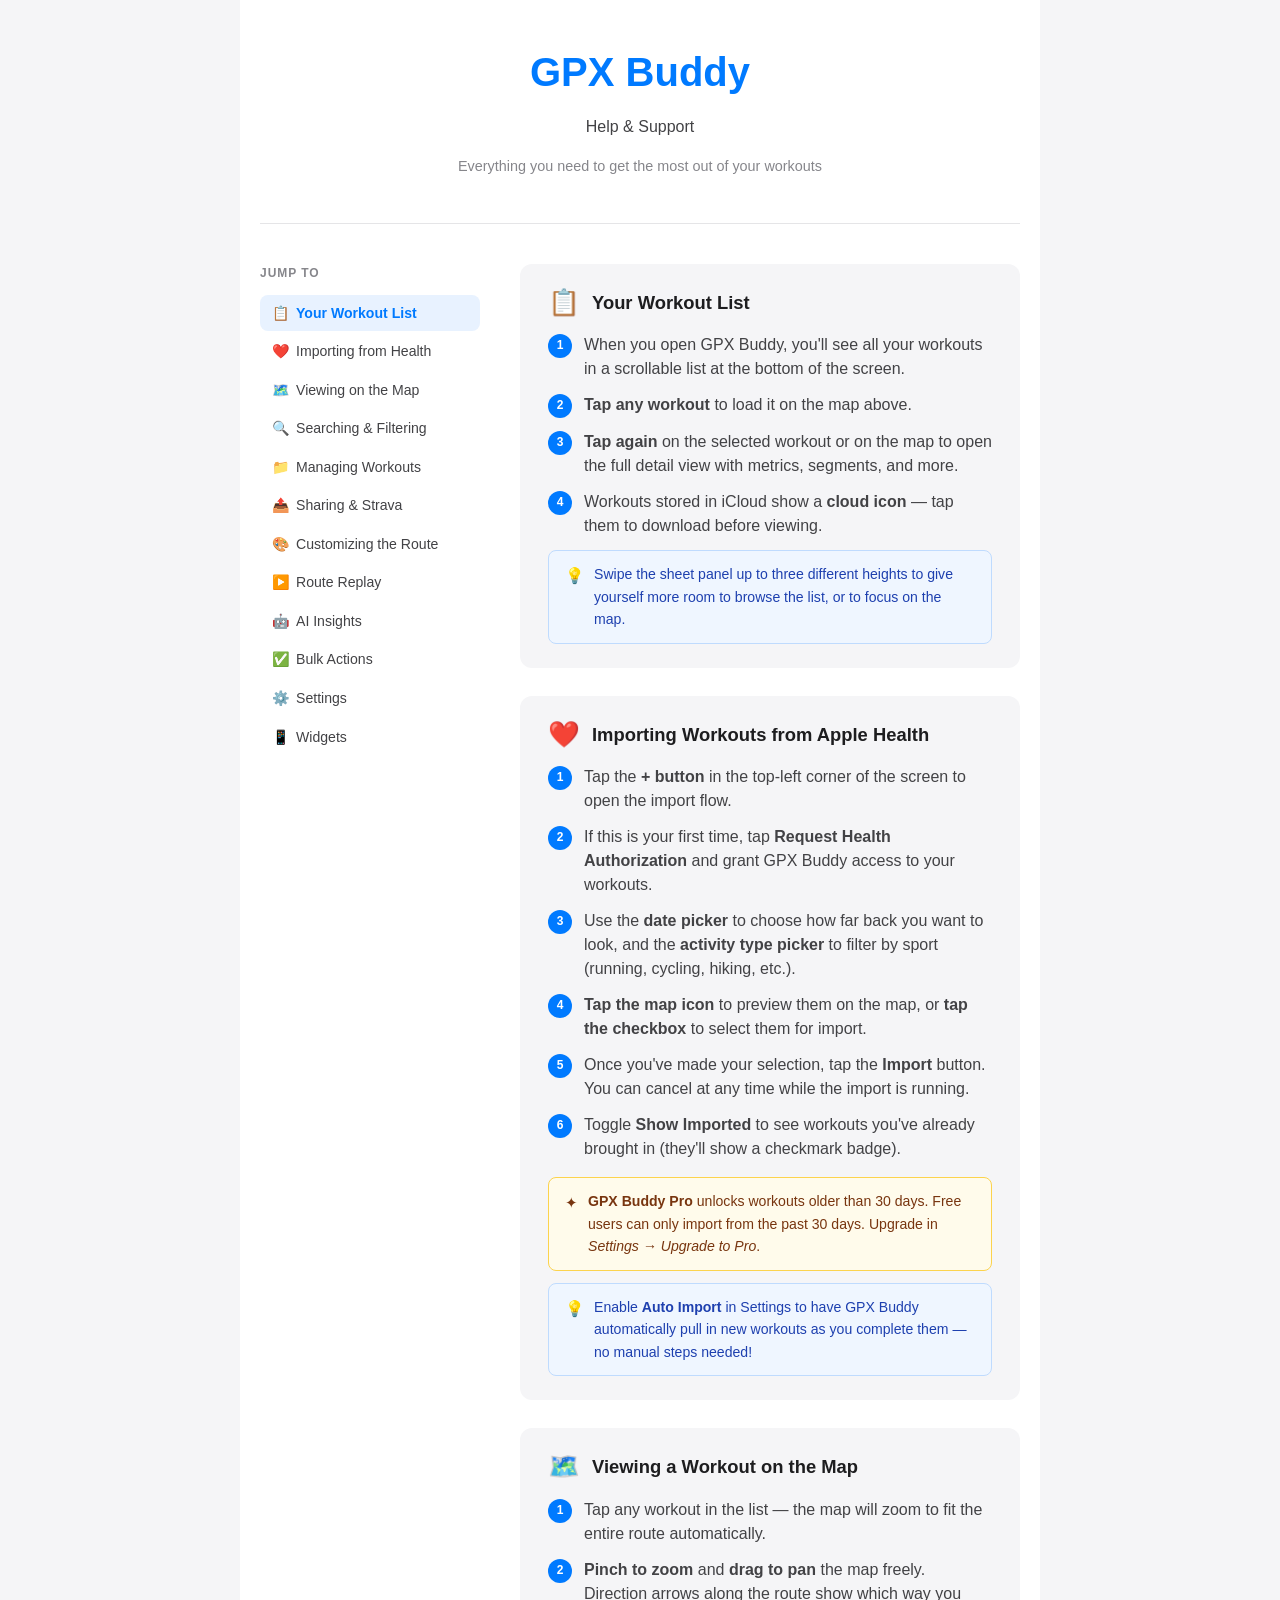
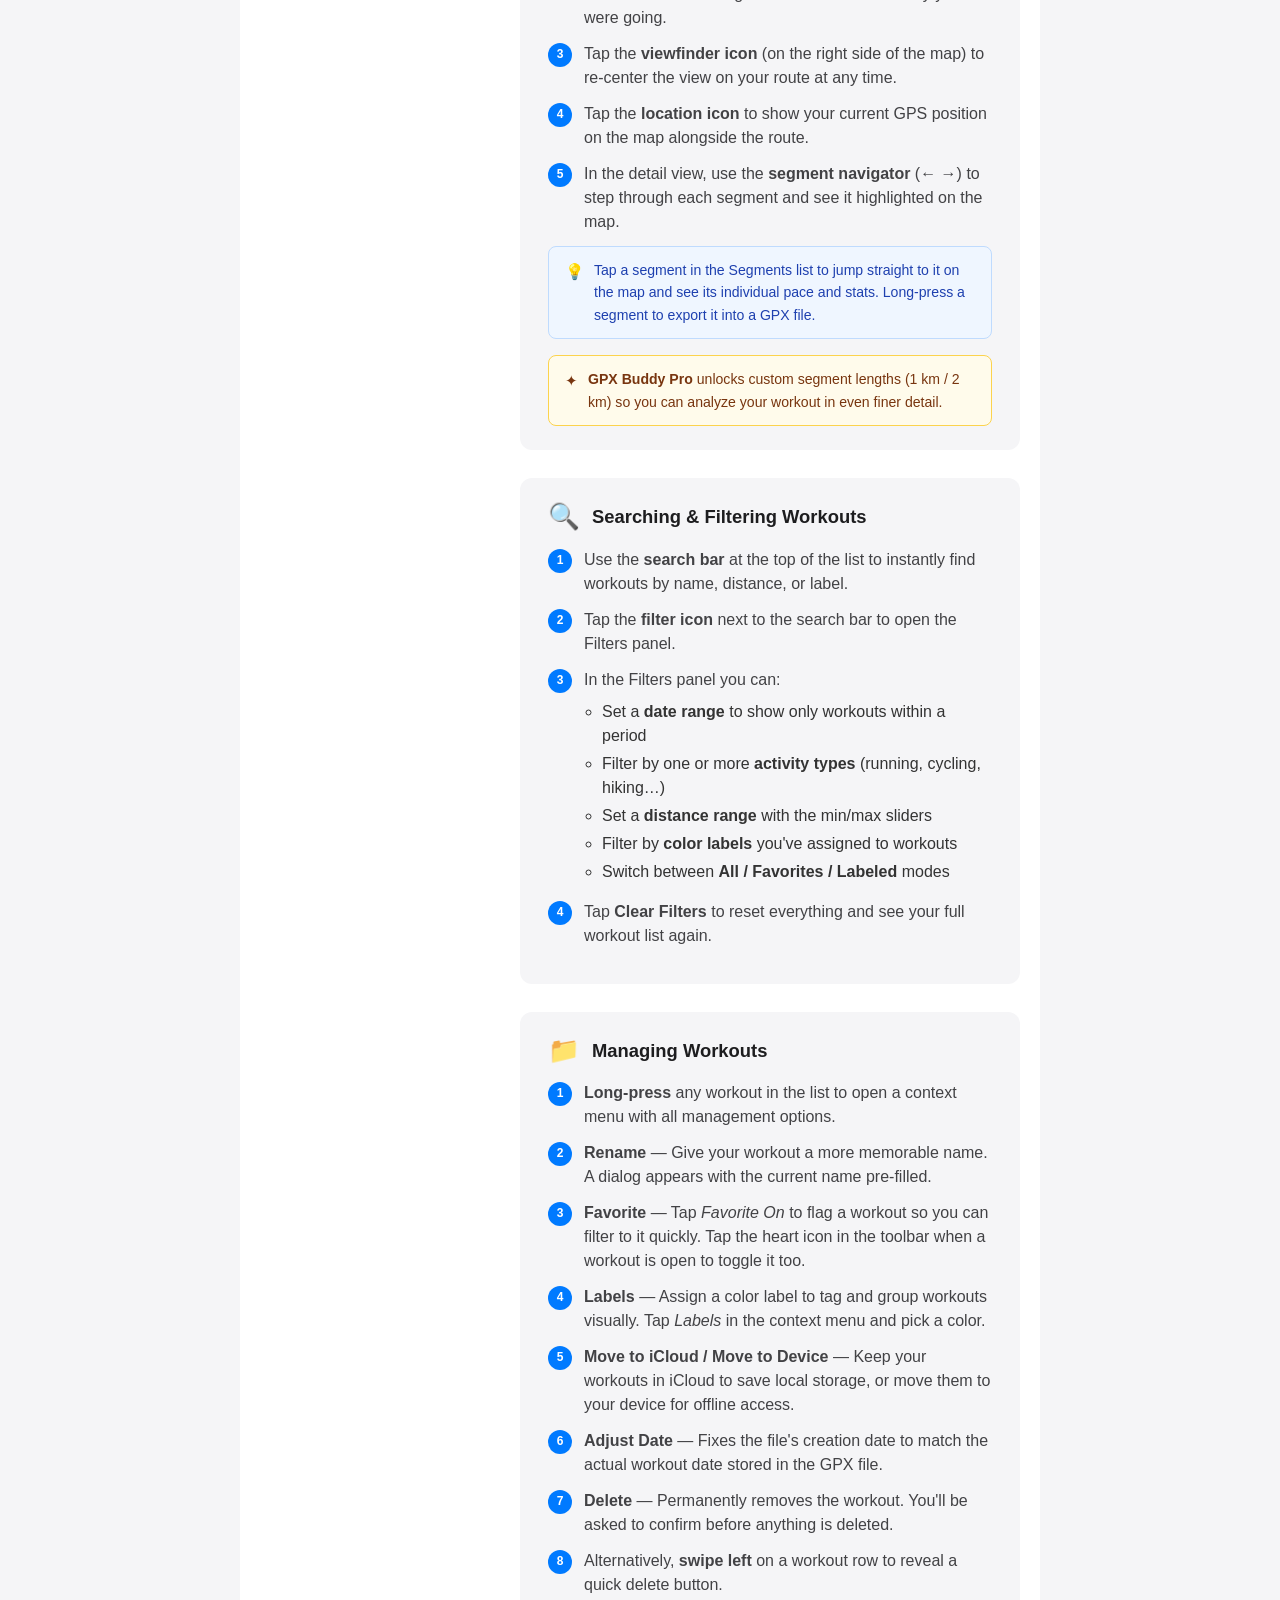
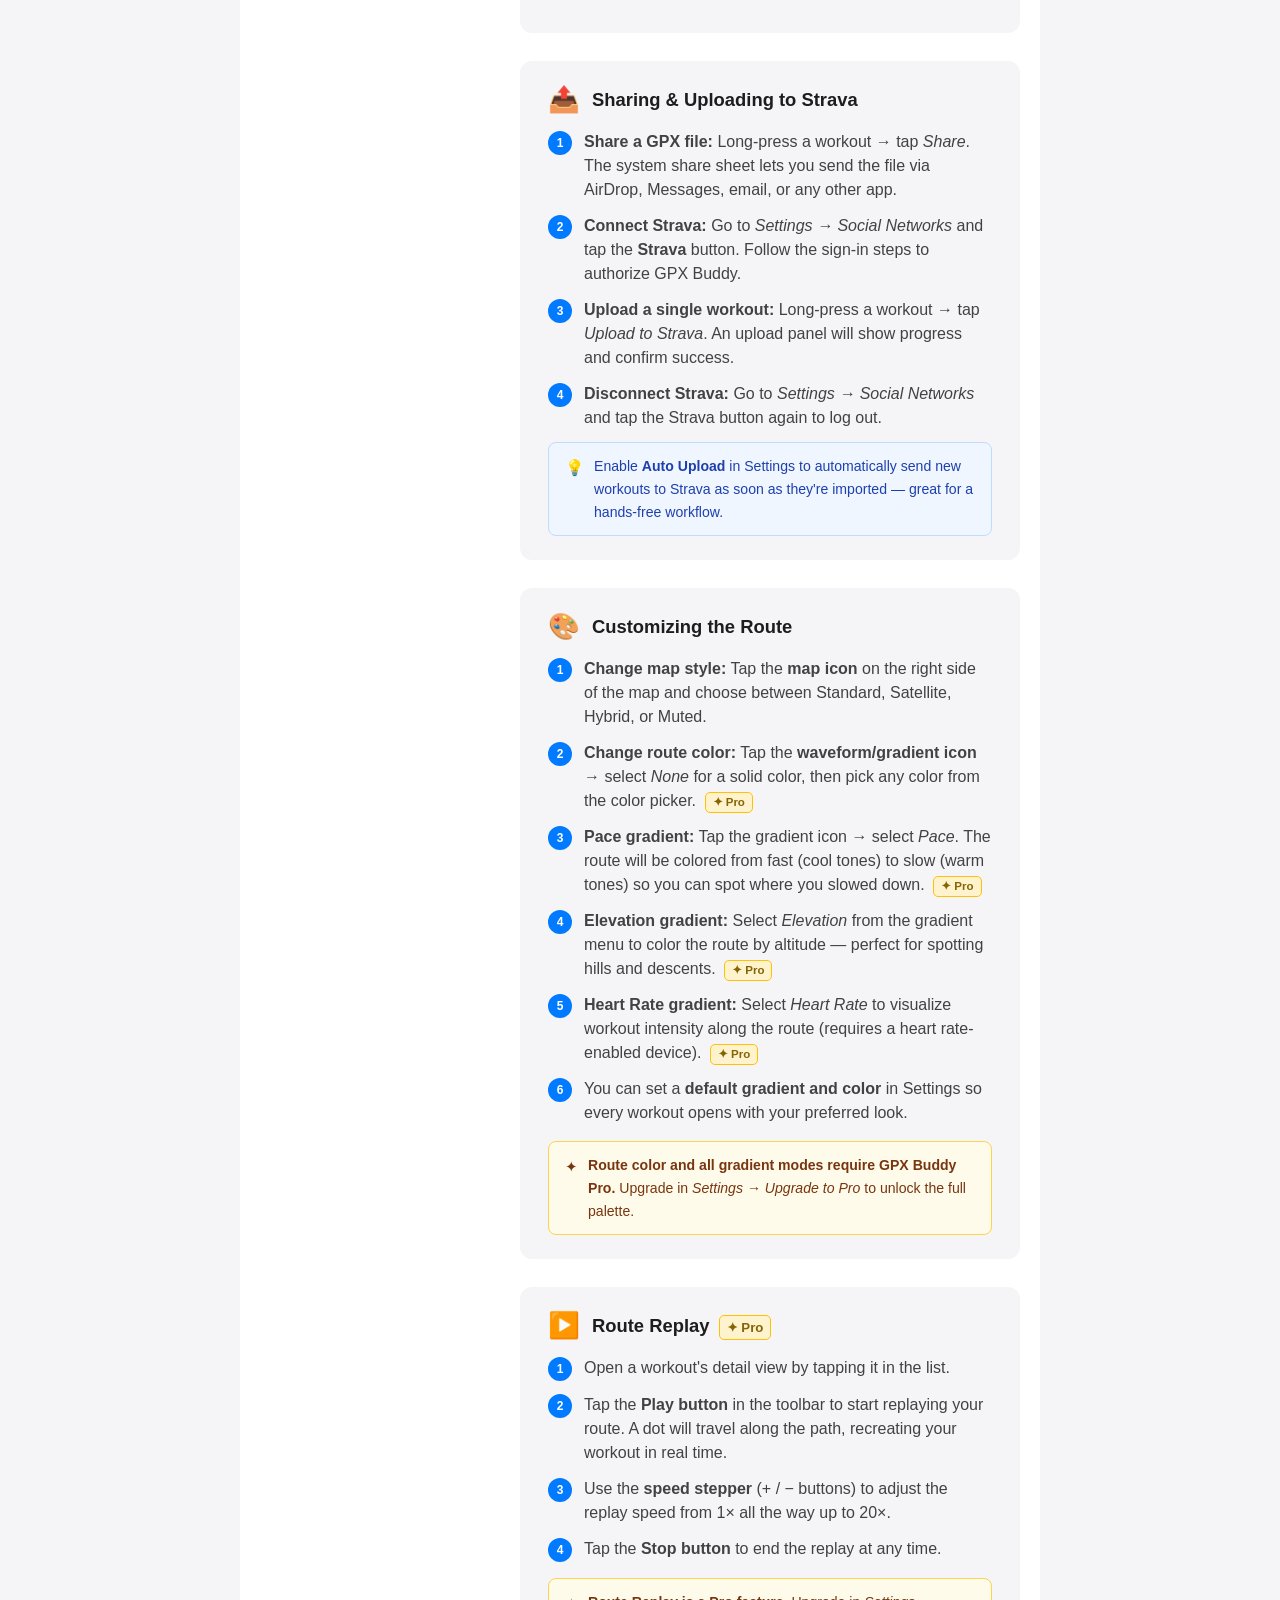
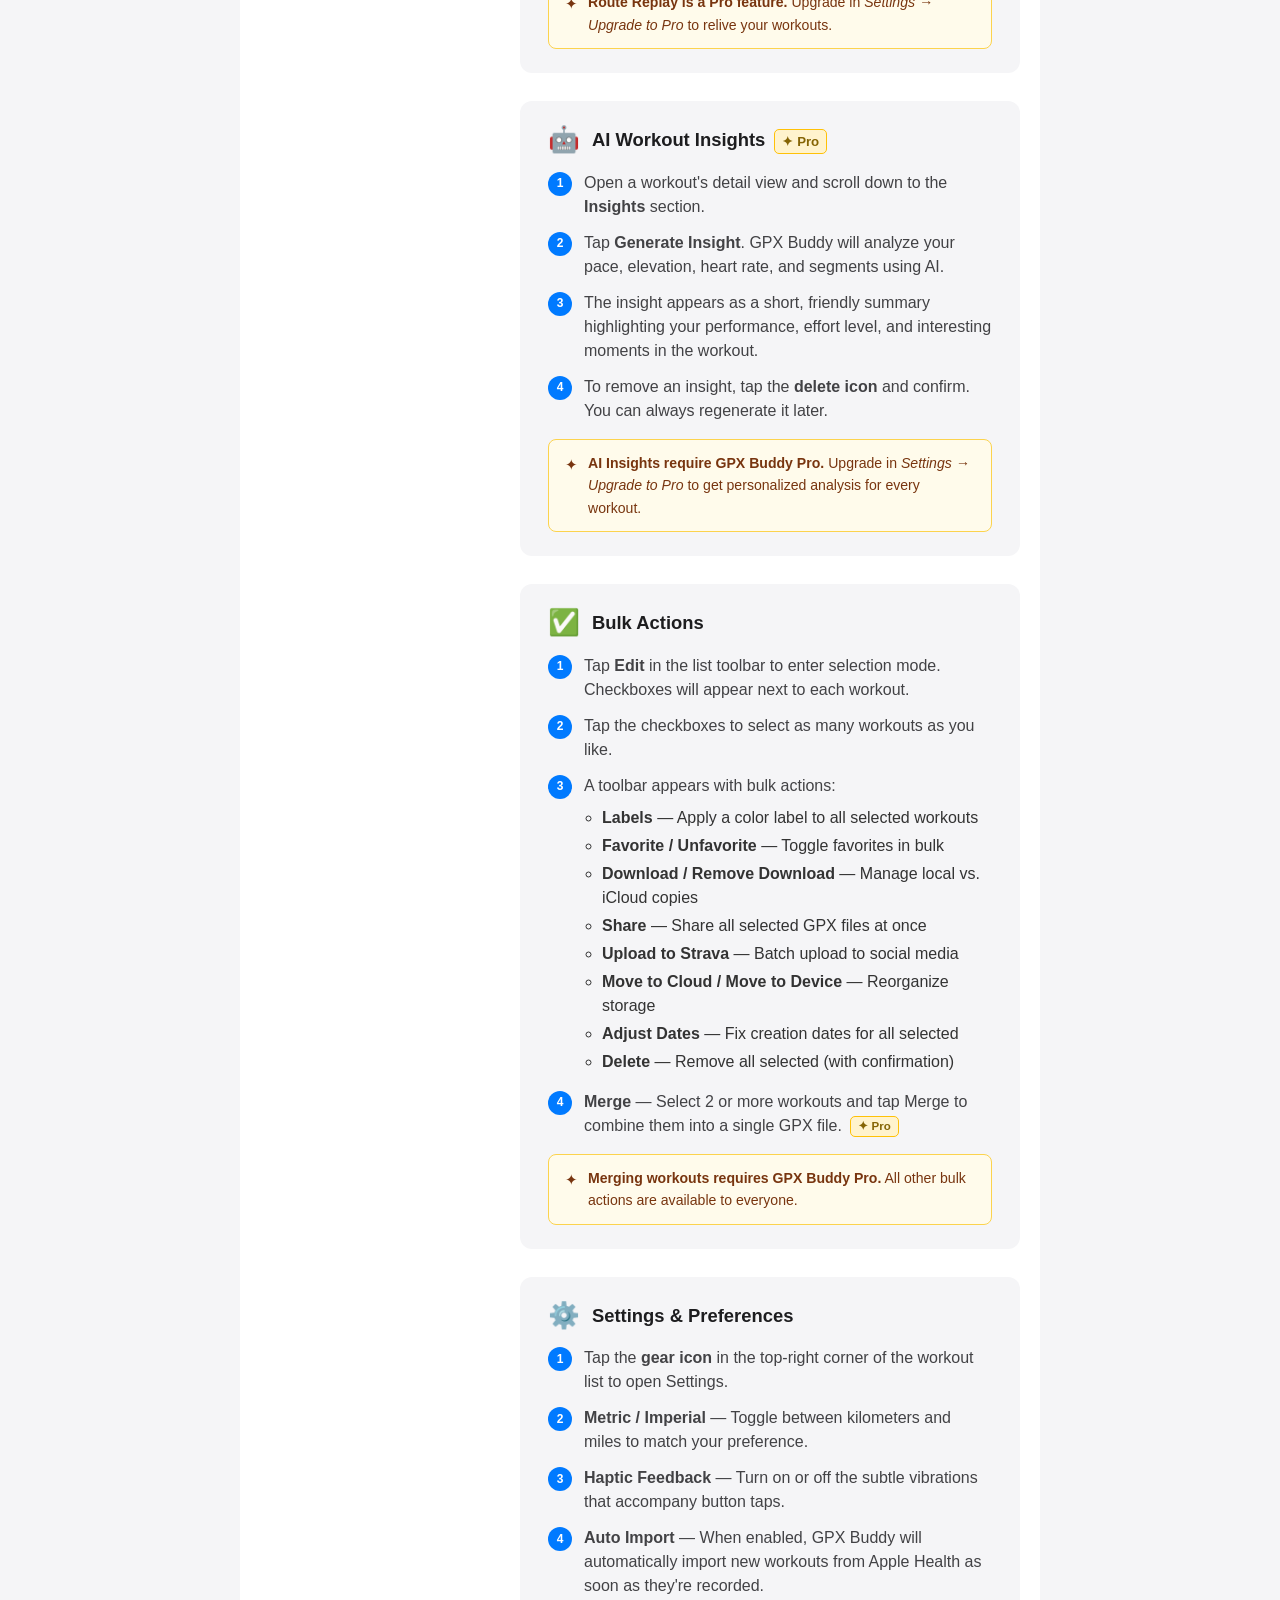
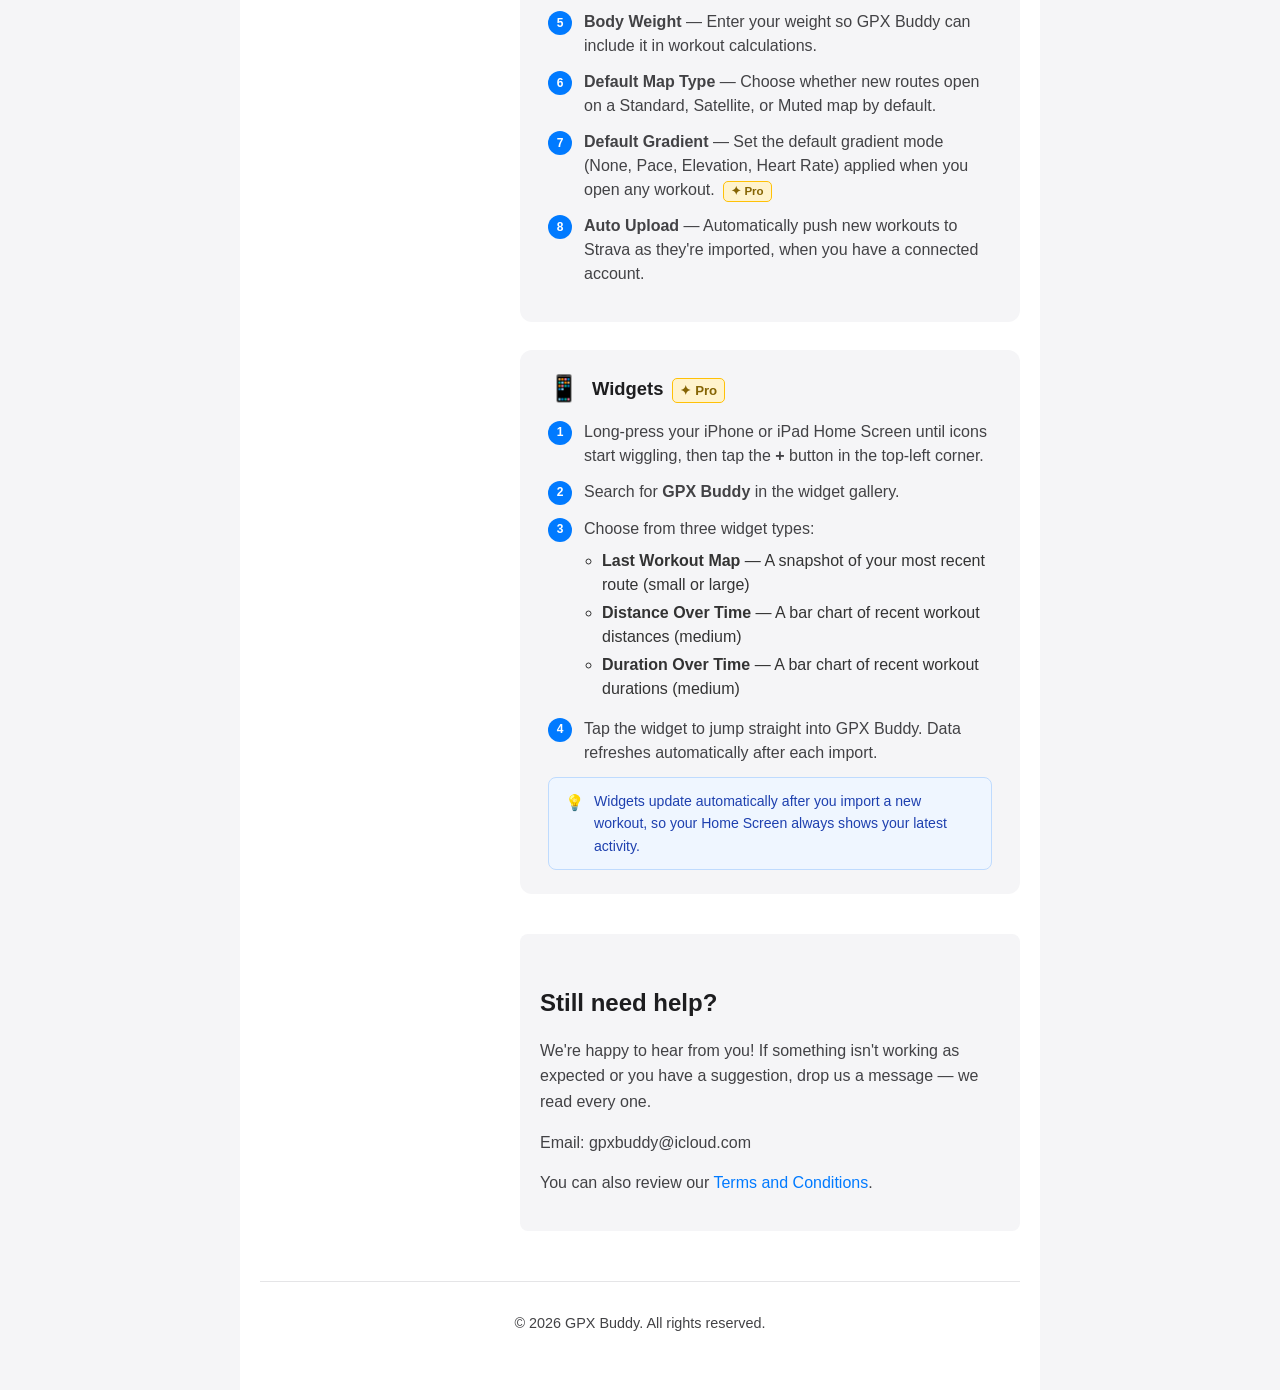
<file: index.html>
<!DOCTYPE html>
<html lang="en">
<head>
    <meta charset="UTF-8">
    <meta name="viewport" content="width=device-width, initial-scale=1.0">
    <title>GPX Buddy - Help & Support</title>
    <link rel="stylesheet" href="styles.css">
    <link rel="stylesheet" href="support.css">
</head>
<body>
    <div class="container">

        <!-- Header -->
        <header>
            <h1><span class="app-name">GPX Buddy</span></h1>
            <p>Help &amp; Support</p>
            <p class="last-updated">Everything you need to get the most out of your workouts</p>
        </header>

        <!-- Layout: sidebar + main -->
        <div class="support-layout">

            <!-- Sidebar nav -->
            <aside class="sidebar">
                <p class="sidebar-title">Jump to</p>
                <nav id="sidebar-nav">
                    <a href="#workout-list"><span class="nav-icon">📋</span>Your Workout List</a>
                    <a href="#importing"><span class="nav-icon">❤️</span>Importing from Health</a>
                    <a href="#map-view"><span class="nav-icon">🗺️</span>Viewing on the Map</a>
                    <a href="#search-filter"><span class="nav-icon">🔍</span>Searching &amp; Filtering</a>
                    <a href="#managing"><span class="nav-icon">📁</span>Managing Workouts</a>
                    <a href="#sharing"><span class="nav-icon">📤</span>Sharing &amp; Strava</a>
                    <a href="#customizing"><span class="nav-icon">🎨</span>Customizing the Route</a>
                    <a href="#replay"><span class="nav-icon">▶️</span>Route Replay</a>
                    <a href="#insights"><span class="nav-icon">🤖</span>AI Insights</a>
                    <a href="#bulk"><span class="nav-icon">✅</span>Bulk Actions</a>
                    <a href="#settings"><span class="nav-icon">⚙️</span>Settings</a>
                    <a href="#widgets"><span class="nav-icon">📱</span>Widgets</a>
                </nav>
            </aside>

            <!-- Main content -->
            <main class="support-main">

                <!-- 1. Workout List -->
                <section id="workout-list" class="topic-card">
                    <div class="topic-header">
                        <span class="topic-icon">📋</span>
                        <h2 class="topic-title">Your Workout List</h2>
                    </div>
                    <ol class="steps">
                        <li>
                            <span class="step-num">1</span>
                            <span class="step-text">When you open GPX Buddy, you'll see all your workouts in a scrollable list at the bottom of the screen.</span>
                        </li>
                        <li>
                            <span class="step-num">2</span>
                            <span class="step-text"><strong>Tap any workout</strong> to load it on the map above.</span>
                        </li>
                        <li>
                            <span class="step-num">3</span>
                            <span class="step-text"><strong>Tap again</strong> on the selected workout or on the map to open the full detail view with metrics, segments, and more.</span>
                        </li>
                        <li>
                            <span class="step-num">4</span>
                            <span class="step-text">Workouts stored in iCloud show a <strong>cloud icon</strong> — tap them to download before viewing.</span>
                        </li>
                    </ol>
                    <div class="tip-callout">
                        <span class="tip-callout-icon">💡</span>
                        <span>Swipe the sheet panel up to three different heights to give yourself more room to browse the list, or to focus on the map.</span>
                    </div>
                </section>

                <!-- 2. Importing -->
                <section id="importing" class="topic-card">
                    <div class="topic-header">
                        <span class="topic-icon">❤️</span>
                        <h2 class="topic-title">Importing Workouts from Apple Health</h2>
                    </div>
                    <ol class="steps">
                        <li>
                            <span class="step-num">1</span>
                            <span class="step-text">Tap the <strong>+ button</strong> in the top-left corner of the screen to open the import flow.</span>
                        </li>
                        <li>
                            <span class="step-num">2</span>
                            <span class="step-text">If this is your first time, tap <strong>Request Health Authorization</strong> and grant GPX Buddy access to your workouts.</span>
                        </li>
                        <li>
                            <span class="step-num">3</span>
                            <span class="step-text">Use the <strong>date picker</strong> to choose how far back you want to look, and the <strong>activity type picker</strong> to filter by sport (running, cycling, hiking, etc.).</span>
                        </li>
                        <li>
                            <span class="step-num">4</span>
                            <span class="step-text"><strong>Tap the map icon</strong> to preview them on the map, or <strong>tap the checkbox</strong> to select them for import.</span>
                        </li>
                        <li>
                            <span class="step-num">5</span>
                            <span class="step-text">Once you've made your selection, tap the <strong>Import</strong> button. You can cancel at any time while the import is running.</span>
                        </li>
                        <li>
                            <span class="step-num">6</span>
                            <span class="step-text">Toggle <strong>Show Imported</strong> to see workouts you've already brought in (they'll show a checkmark badge).</span>
                        </li>
                    </ol>
                    <div class="pro-callout">
                        <span class="pro-callout-icon">✦</span>
                        <span><strong>GPX Buddy Pro</strong> unlocks workouts older than 30 days. Free users can only import from the past 30 days. Upgrade in <em>Settings → Upgrade to Pro</em>.</span>
                    </div>
                    <div class="tip-callout">
                        <span class="tip-callout-icon">💡</span>
                        <span>Enable <strong>Auto Import</strong> in Settings to have GPX Buddy automatically pull in new workouts as you complete them — no manual steps needed!</span>
                    </div>
                </section>

                <!-- 3. Map View -->
                <section id="map-view" class="topic-card">
                    <div class="topic-header">
                        <span class="topic-icon">🗺️</span>
                        <h2 class="topic-title">Viewing a Workout on the Map</h2>
                    </div>
                    <ol class="steps">
                        <li>
                            <span class="step-num">1</span>
                            <span class="step-text">Tap any workout in the list — the map will zoom to fit the entire route automatically.</span>
                        </li>
                        <li>
                            <span class="step-num">2</span>
                            <span class="step-text"><strong>Pinch to zoom</strong> and <strong>drag to pan</strong> the map freely. Direction arrows along the route show which way you were going.</span>
                        </li>
                        <li>
                            <span class="step-num">3</span>
                            <span class="step-text">Tap the <strong>viewfinder icon</strong> (on the right side of the map) to re-center the view on your route at any time.</span>
                        </li>
                        <li>
                            <span class="step-num">4</span>
                            <span class="step-text">Tap the <strong>location icon</strong> to show your current GPS position on the map alongside the route.</span>
                        </li>
                        <li>
                            <span class="step-num">5</span>
                            <span class="step-text">In the detail view, use the <strong>segment navigator</strong> (← →) to step through each segment and see it highlighted on the map.</span>
                        </li>
                    </ol>
                    <div class="tip-callout">
                        <span class="tip-callout-icon">💡</span>
                        <span>Tap a segment in the Segments list to jump straight to it on the map and see its individual pace and stats. Long-press a segment to export it into a GPX file.</span>
                    </div>
                    <div class="pro-callout">
                        <span class="pro-callout-icon">✦</span>
                        <span><strong>GPX Buddy Pro</strong> unlocks custom segment lengths (1 km / 2 km) so you can analyze your workout in even finer detail.</span>
                    </div>
                </section>

                <!-- 4. Search & Filter -->
                <section id="search-filter" class="topic-card">
                    <div class="topic-header">
                        <span class="topic-icon">🔍</span>
                        <h2 class="topic-title">Searching &amp; Filtering Workouts</h2>
                    </div>
                    <ol class="steps">
                        <li>
                            <span class="step-num">1</span>
                            <span class="step-text">Use the <strong>search bar</strong> at the top of the list to instantly find workouts by name, distance, or label.</span>
                        </li>
                        <li>
                            <span class="step-num">2</span>
                            <span class="step-text">Tap the <strong>filter icon</strong> next to the search bar to open the Filters panel.</span>
                        </li>
                        <li>
                            <span class="step-num">3</span>
                            <span class="step-text">In the Filters panel you can:
                                <ul>
                                    <li>Set a <strong>date range</strong> to show only workouts within a period</li>
                                    <li>Filter by one or more <strong>activity types</strong> (running, cycling, hiking…)</li>
                                    <li>Set a <strong>distance range</strong> with the min/max sliders</li>
                                    <li>Filter by <strong>color labels</strong> you've assigned to workouts</li>
                                    <li>Switch between <strong>All / Favorites / Labeled</strong> modes</li>
                                </ul>
                            </span>
                        </li>
                        <li>
                            <span class="step-num">4</span>
                            <span class="step-text">Tap <strong>Clear Filters</strong> to reset everything and see your full workout list again.</span>
                        </li>
                    </ol>
                </section>

                <!-- 5. Managing Workouts -->
                <section id="managing" class="topic-card">
                    <div class="topic-header">
                        <span class="topic-icon">📁</span>
                        <h2 class="topic-title">Managing Workouts</h2>
                    </div>
                    <ol class="steps">
                        <li>
                            <span class="step-num">1</span>
                            <span class="step-text"><strong>Long-press</strong> any workout in the list to open a context menu with all management options.</span>
                        </li>
                        <li>
                            <span class="step-num">2</span>
                            <span class="step-text"><strong>Rename</strong> — Give your workout a more memorable name. A dialog appears with the current name pre-filled.</span>
                        </li>
                        <li>
                            <span class="step-num">3</span>
                            <span class="step-text"><strong>Favorite</strong> — Tap <em>Favorite On</em> to flag a workout so you can filter to it quickly. Tap the heart icon in the toolbar when a workout is open to toggle it too.</span>
                        </li>
                        <li>
                            <span class="step-num">4</span>
                            <span class="step-text"><strong>Labels</strong> — Assign a color label to tag and group workouts visually. Tap <em>Labels</em> in the context menu and pick a color.</span>
                        </li>
                        <li>
                            <span class="step-num">5</span>
                            <span class="step-text"><strong>Move to iCloud / Move to Device</strong> — Keep your workouts in iCloud to save local storage, or move them to your device for offline access.</span>
                        </li>
                        <li>
                            <span class="step-num">6</span>
                            <span class="step-text"><strong>Adjust Date</strong> — Fixes the file's creation date to match the actual workout date stored in the GPX file.</span>
                        </li>
                        <li>
                            <span class="step-num">7</span>
                            <span class="step-text"><strong>Delete</strong> — Permanently removes the workout. You'll be asked to confirm before anything is deleted.</span>
                        </li>
                        <li>
                            <span class="step-num">8</span>
                            <span class="step-text">Alternatively, <strong>swipe left</strong> on a workout row to reveal a quick delete button.</span>
                        </li>
                    </ol>
                </section>

                <!-- 6. Sharing & Strava -->
                <section id="sharing" class="topic-card">
                    <div class="topic-header">
                        <span class="topic-icon">📤</span>
                        <h2 class="topic-title">Sharing &amp; Uploading to Strava</h2>
                    </div>
                    <ol class="steps">
                        <li>
                            <span class="step-num">1</span>
                            <span class="step-text"><strong>Share a GPX file:</strong> Long-press a workout → tap <em>Share</em>. The system share sheet lets you send the file via AirDrop, Messages, email, or any other app.</span>
                        </li>
                        <li>
                            <span class="step-num">2</span>
                            <span class="step-text"><strong>Connect Strava:</strong> Go to <em>Settings → Social Networks</em> and tap the <strong>Strava</strong> button. Follow the sign-in steps to authorize GPX Buddy.</span>
                        </li>
                        <li>
                            <span class="step-num">3</span>
                            <span class="step-text"><strong>Upload a single workout:</strong> Long-press a workout → tap <em>Upload to Strava</em>. An upload panel will show progress and confirm success.</span>
                        </li>
                        <li>
                            <span class="step-num">4</span>
                            <span class="step-text"><strong>Disconnect Strava:</strong> Go to <em>Settings → Social Networks</em> and tap the Strava button again to log out.</span>
                        </li>
                    </ol>
                    <div class="tip-callout">
                        <span class="tip-callout-icon">💡</span>
                        <span>Enable <strong>Auto Upload</strong> in Settings to automatically send new workouts to Strava as soon as they're imported — great for a hands-free workflow.</span>
                    </div>
                </section>

                <!-- 7. Customizing the Route -->
                <section id="customizing" class="topic-card">
                    <div class="topic-header">
                        <span class="topic-icon">🎨</span>
                        <h2 class="topic-title">Customizing the Route</h2>
                    </div>
                    <ol class="steps">
                        <li>
                            <span class="step-num">1</span>
                            <span class="step-text"><strong>Change map style:</strong> Tap the <strong>map icon</strong> on the right side of the map and choose between Standard, Satellite, Hybrid, or Muted.</span>
                        </li>
                        <li>
                            <span class="step-num">2</span>
                            <span class="step-text"><strong>Change route color:</strong> Tap the <strong>waveform/gradient icon</strong> → select <em>None</em> for a solid color, then pick any color from the color picker. <span class="pro-badge">✦ Pro</span></span>
                        </li>
                        <li>
                            <span class="step-num">3</span>
                            <span class="step-text"><strong>Pace gradient:</strong> Tap the gradient icon → select <em>Pace</em>. The route will be colored from fast (cool tones) to slow (warm tones) so you can spot where you slowed down. <span class="pro-badge">✦ Pro</span></span>
                        </li>
                        <li>
                            <span class="step-num">4</span>
                            <span class="step-text"><strong>Elevation gradient:</strong> Select <em>Elevation</em> from the gradient menu to color the route by altitude — perfect for spotting hills and descents. <span class="pro-badge">✦ Pro</span></span>
                        </li>
                        <li>
                            <span class="step-num">5</span>
                            <span class="step-text"><strong>Heart Rate gradient:</strong> Select <em>Heart Rate</em> to visualize workout intensity along the route (requires a heart rate-enabled device). <span class="pro-badge">✦ Pro</span></span>
                        </li>
                        <li>
                            <span class="step-num">6</span>
                            <span class="step-text">You can set a <strong>default gradient and color</strong> in Settings so every workout opens with your preferred look.</span>
                        </li>
                    </ol>
                    <div class="pro-callout">
                        <span class="pro-callout-icon">✦</span>
                        <span><strong>Route color and all gradient modes require GPX Buddy Pro.</strong> Upgrade in <em>Settings → Upgrade to Pro</em> to unlock the full palette.</span>
                    </div>
                </section>

                <!-- 8. Replay -->
                <section id="replay" class="topic-card">
                    <div class="topic-header">
                        <span class="topic-icon">▶️</span>
                        <h2 class="topic-title">Route Replay <span class="pro-badge">✦ Pro</span></h2>
                    </div>
                    <ol class="steps">
                        <li>
                            <span class="step-num">1</span>
                            <span class="step-text">Open a workout's detail view by tapping it in the list.</span>
                        </li>
                        <li>
                            <span class="step-num">2</span>
                            <span class="step-text">Tap the <strong>Play button</strong> in the toolbar to start replaying your route. A dot will travel along the path, recreating your workout in real time.</span>
                        </li>
                        <li>
                            <span class="step-num">3</span>
                            <span class="step-text">Use the <strong>speed stepper</strong> (+ / − buttons) to adjust the replay speed from 1× all the way up to 20×.</span>
                        </li>
                        <li>
                            <span class="step-num">4</span>
                            <span class="step-text">Tap the <strong>Stop button</strong> to end the replay at any time.</span>
                        </li>
                    </ol>
                    <div class="pro-callout">
                        <span class="pro-callout-icon">✦</span>
                        <span><strong>Route Replay is a Pro feature.</strong> Upgrade in <em>Settings → Upgrade to Pro</em> to relive your workouts.</span>
                    </div>
                </section>

                <!-- 9. AI Insights -->
                <section id="insights" class="topic-card">
                    <div class="topic-header">
                        <span class="topic-icon">🤖</span>
                        <h2 class="topic-title">AI Workout Insights <span class="pro-badge">✦ Pro</span></h2>
                    </div>
                    <ol class="steps">
                        <li>
                            <span class="step-num">1</span>
                            <span class="step-text">Open a workout's detail view and scroll down to the <strong>Insights</strong> section.</span>
                        </li>
                        <li>
                            <span class="step-num">2</span>
                            <span class="step-text">Tap <strong>Generate Insight</strong>. GPX Buddy will analyze your pace, elevation, heart rate, and segments using AI.</span>
                        </li>
                        <li>
                            <span class="step-num">3</span>
                            <span class="step-text">The insight appears as a short, friendly summary highlighting your performance, effort level, and interesting moments in the workout.</span>
                        </li>
                        <li>
                            <span class="step-num">4</span>
                            <span class="step-text">To remove an insight, tap the <strong>delete icon</strong> and confirm. You can always regenerate it later.</span>
                        </li>
                    </ol>
                    <div class="pro-callout">
                        <span class="pro-callout-icon">✦</span>
                        <span><strong>AI Insights require GPX Buddy Pro.</strong> Upgrade in <em>Settings → Upgrade to Pro</em> to get personalized analysis for every workout.</span>
                    </div>
                </section>

                <!-- 10. Bulk Actions -->
                <section id="bulk" class="topic-card">
                    <div class="topic-header">
                        <span class="topic-icon">✅</span>
                        <h2 class="topic-title">Bulk Actions</h2>
                    </div>
                    <ol class="steps">
                        <li>
                            <span class="step-num">1</span>
                            <span class="step-text">Tap <strong>Edit</strong> in the list toolbar to enter selection mode. Checkboxes will appear next to each workout.</span>
                        </li>
                        <li>
                            <span class="step-num">2</span>
                            <span class="step-text">Tap the checkboxes to select as many workouts as you like.</span>
                        </li>
                        <li>
                            <span class="step-num">3</span>
                            <span class="step-text">A toolbar appears with bulk actions:
                                <ul>
                                    <li><strong>Labels</strong> — Apply a color label to all selected workouts</li>
                                    <li><strong>Favorite / Unfavorite</strong> — Toggle favorites in bulk</li>
                                    <li><strong>Download / Remove Download</strong> — Manage local vs. iCloud copies</li>
                                    <li><strong>Share</strong> — Share all selected GPX files at once</li>
                                    <li><strong>Upload to Strava</strong> — Batch upload to social media</li>
                                    <li><strong>Move to Cloud / Move to Device</strong> — Reorganize storage</li>
                                    <li><strong>Adjust Dates</strong> — Fix creation dates for all selected</li>
                                    <li><strong>Delete</strong> — Remove all selected (with confirmation)</li>
                                </ul>
                            </span>
                        </li>
                        <li>
                            <span class="step-num">4</span>
                            <span class="step-text"><strong>Merge</strong> — Select 2 or more workouts and tap Merge to combine them into a single GPX file. <span class="pro-badge">✦ Pro</span></span>
                        </li>
                    </ol>
                    <div class="pro-callout">
                        <span class="pro-callout-icon">✦</span>
                        <span><strong>Merging workouts requires GPX Buddy Pro.</strong> All other bulk actions are available to everyone.</span>
                    </div>
                </section>

                <!-- 11. Settings -->
                <section id="settings" class="topic-card">
                    <div class="topic-header">
                        <span class="topic-icon">⚙️</span>
                        <h2 class="topic-title">Settings &amp; Preferences</h2>
                    </div>
                    <ol class="steps">
                        <li>
                            <span class="step-num">1</span>
                            <span class="step-text">Tap the <strong>gear icon</strong> in the top-right corner of the workout list to open Settings.</span>
                        </li>
                        <li>
                            <span class="step-num">2</span>
                            <span class="step-text"><strong>Metric / Imperial</strong> — Toggle between kilometers and miles to match your preference.</span>
                        </li>
                        <li>
                            <span class="step-num">3</span>
                            <span class="step-text"><strong>Haptic Feedback</strong> — Turn on or off the subtle vibrations that accompany button taps.</span>
                        </li>
                        <li>
                            <span class="step-num">4</span>
                            <span class="step-text"><strong>Auto Import</strong> — When enabled, GPX Buddy will automatically import new workouts from Apple Health as soon as they're recorded.</span>
                        </li>
                        <li>
                            <span class="step-num">5</span>
                            <span class="step-text"><strong>Body Weight</strong> — Enter your weight so GPX Buddy can include it in workout calculations.</span>
                        </li>
                        <li>
                            <span class="step-num">6</span>
                            <span class="step-text"><strong>Default Map Type</strong> — Choose whether new routes open on a Standard, Satellite, or Muted map by default.</span>
                        </li>
                        <li>
                            <span class="step-num">7</span>
                            <span class="step-text"><strong>Default Gradient</strong> — Set the default gradient mode (None, Pace, Elevation, Heart Rate) applied when you open any workout. <span class="pro-badge">✦ Pro</span></span>
                        </li>
                        <li>
                            <span class="step-num">8</span>
                            <span class="step-text"><strong>Auto Upload</strong> — Automatically push new workouts to Strava as they're imported, when you have a connected account.</span>
                        </li>
                    </ol>
                </section>

                <!-- 12. Widgets -->
                <section id="widgets" class="topic-card">
                    <div class="topic-header">
                        <span class="topic-icon">📱</span>
                        <h2 class="topic-title">Widgets <span class="pro-badge">✦ Pro</span></h2>
                    </div>
                    <ol class="steps">
                        <li>
                            <span class="step-num">1</span>
                            <span class="step-text">Long-press your iPhone or iPad Home Screen until icons start wiggling, then tap the <strong>+</strong> button in the top-left corner.</span>
                        </li>
                        <li>
                            <span class="step-num">2</span>
                            <span class="step-text">Search for <strong>GPX Buddy</strong> in the widget gallery.</span>
                        </li>
                        <li>
                            <span class="step-num">3</span>
                            <span class="step-text">Choose from three widget types:
                                <ul>
                                    <li><strong>Last Workout Map</strong> — A snapshot of your most recent route (small or large)</li>
                                    <li><strong>Distance Over Time</strong> — A bar chart of recent workout distances (medium)</li>
                                    <li><strong>Duration Over Time</strong> — A bar chart of recent workout durations (medium)</li>
                                </ul>
                            </span>
                        </li>
                        <li>
                            <span class="step-num">4</span>
                            <span class="step-text">Tap the widget to jump straight into GPX Buddy. Data refreshes automatically after each import.</span>
                        </li>
                    </ol>
                    <div class="tip-callout">
                        <span class="tip-callout-icon">💡</span>
                        <span>Widgets update automatically after you import a new workout, so your Home Screen always shows your latest activity.</span>
                    </div>
                </section>

                <!-- Contact / footer CTA -->
                <div class="contact">
                    <h2>Still need help?</h2>
                    <p>We're happy to hear from you! If something isn't working as expected or you have a suggestion, drop us a message — we read every one.</p>
                    <p>Email: gpxbuddy@icloud.com</p>
                    <p>You can also review our <a href="terms.html">Terms and Conditions</a>.</p>
                </div>

            </main>
        </div><!-- /.support-layout -->

        <footer>
            <p>&copy; 2026 GPX Buddy. All rights reserved.</p>
        </footer>

    </div><!-- /.container -->

    <!-- Back to top button -->
    <a href="#" id="back-to-top" aria-label="Back to top">↑</a>

    <script>
        // Back-to-top visibility
        const btn = document.getElementById('back-to-top');
        window.addEventListener('scroll', () => {
            btn.classList.toggle('visible', window.scrollY > 300);
        });

        // Sidebar active link highlighting
        const sections = document.querySelectorAll('.topic-card[id]');
        const navLinks = document.querySelectorAll('#sidebar-nav a');

        const observer = new IntersectionObserver((entries) => {
            entries.forEach(entry => {
                if (entry.isIntersecting) {
                    navLinks.forEach(link => {
                        link.classList.toggle(
                            'active',
                            link.getAttribute('href') === '#' + entry.target.id
                        );
                    });
                }
            });
        }, { rootMargin: '-20% 0px -60% 0px' });

        sections.forEach(section => observer.observe(section));

        // Smooth scroll for sidebar links
        navLinks.forEach(link => {
            link.addEventListener('click', e => {
                e.preventDefault();
                const target = document.querySelector(link.getAttribute('href'));
                if (target) target.scrollIntoView({ behavior: 'smooth', block: 'start' });
            });
        });

        // Back to top smooth scroll
        btn.addEventListener('click', e => {
            e.preventDefault();
            window.scrollTo({ top: 0, behavior: 'smooth' });
        });
    </script>
</body>
</html>
</file>
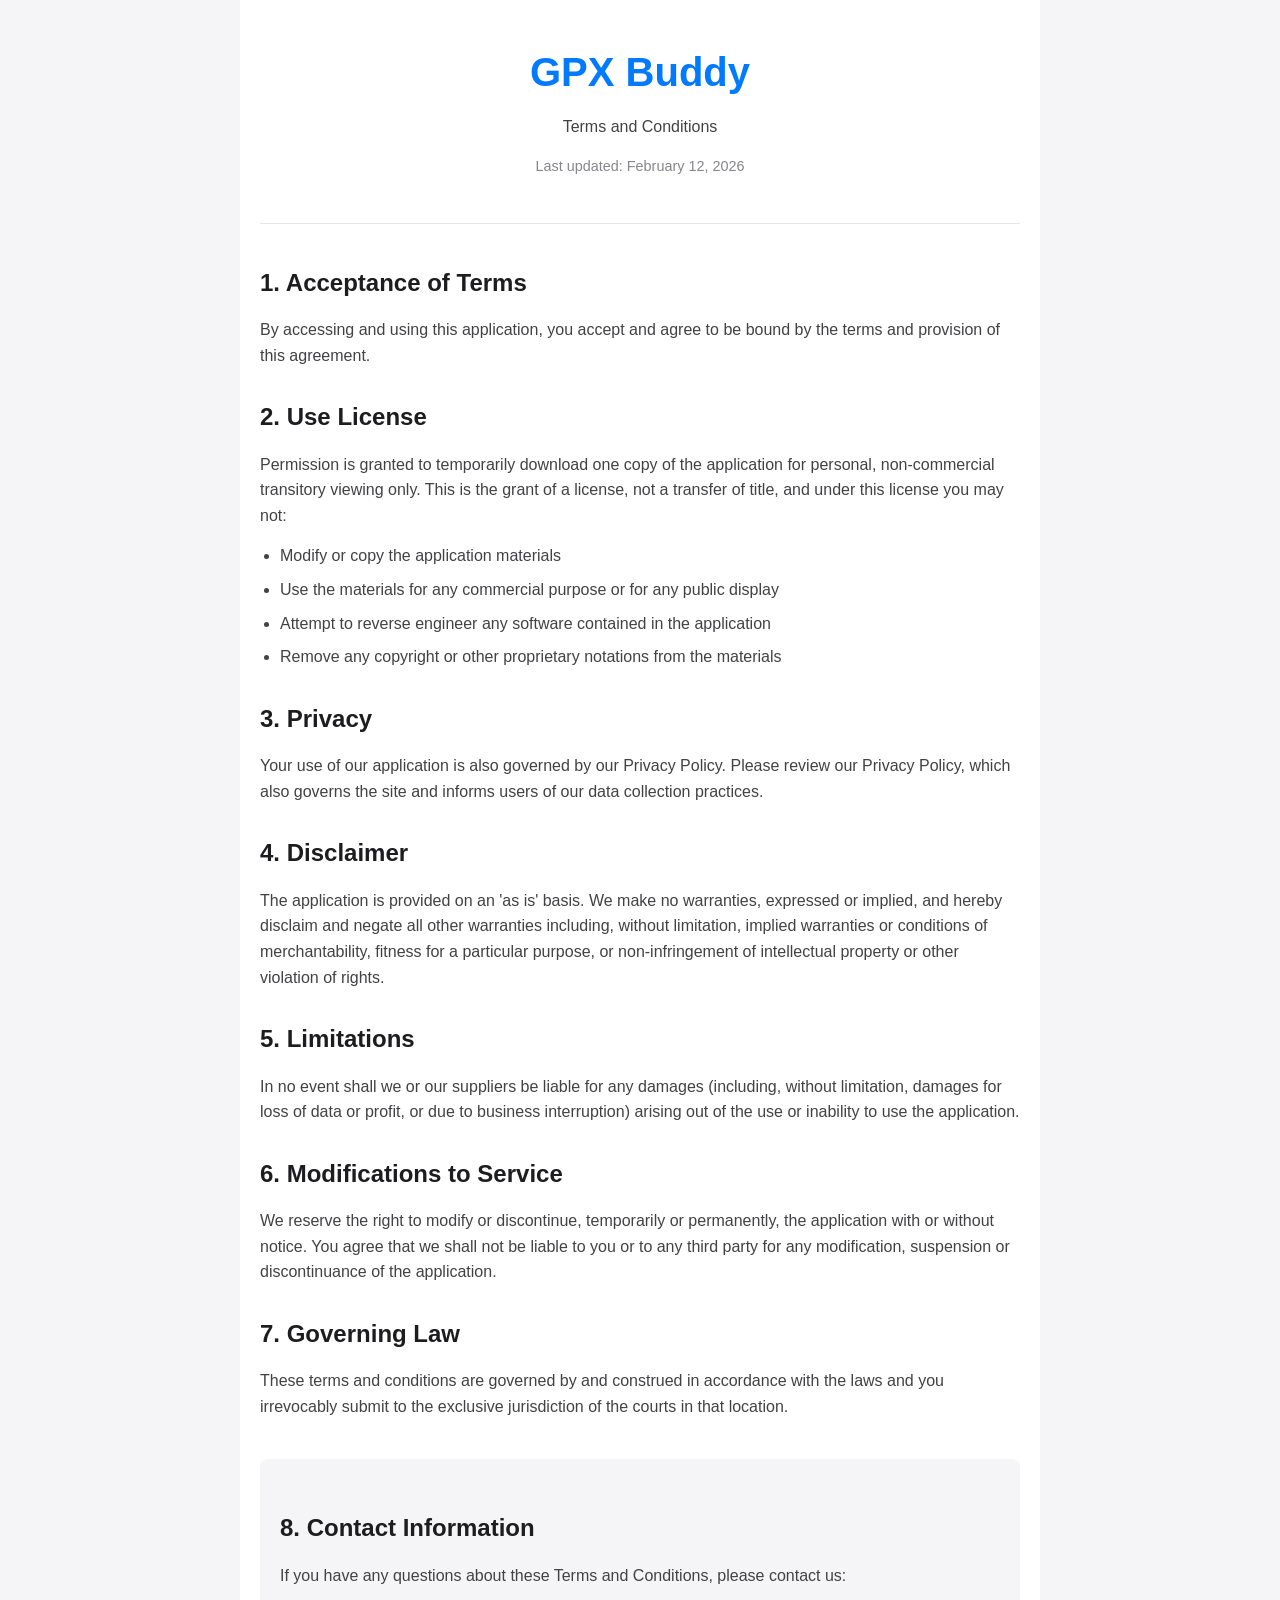
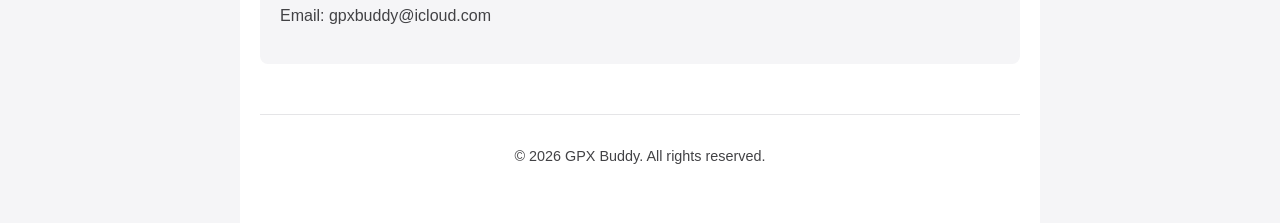
<file: terms.html>
<!DOCTYPE html>
<html lang="en">
<head>
    <meta charset="UTF-8">
    <meta name="viewport" content="width=device-width, initial-scale=1.0">
    <title>GPX Buddy - Terms and Conditions</title>
    <link rel="stylesheet" href="styles.css">
</head>
<body>
    <div class="container">
        <header>
            <h1><span class="app-name">GPX Buddy</span></h1>
            <p>Terms and Conditions</p>
            <p class="last-updated">Last updated: February 12, 2026</p>
        </header>

        <section>
            <h2>1. Acceptance of Terms</h2>
            <p>By accessing and using this application, you accept and agree to be bound by the terms and provision of this agreement.</p>
        </section>

        <section>
            <h2>2. Use License</h2>
            <p>Permission is granted to temporarily download one copy of the application for personal, non-commercial transitory viewing only. This is the grant of a license, not a transfer of title, and under this license you may not:</p>
            <ul>
                <li>Modify or copy the application materials</li>
                <li>Use the materials for any commercial purpose or for any public display</li>
                <li>Attempt to reverse engineer any software contained in the application</li>
                <li>Remove any copyright or other proprietary notations from the materials</li>
            </ul>
        </section>

        <section>
            <h2>3. Privacy</h2>
            <p>Your use of our application is also governed by our Privacy Policy. Please review our Privacy Policy, which also governs the site and informs users of our data collection practices.</p>
        </section>

        <section>
            <h2>4. Disclaimer</h2>
            <p>The application is provided on an 'as is' basis. We make no warranties, expressed or implied, and hereby disclaim and negate all other warranties including, without limitation, implied warranties or conditions of merchantability, fitness for a particular purpose, or non-infringement of intellectual property or other violation of rights.</p>
        </section>

        <section>
            <h2>5. Limitations</h2>
            <p>In no event shall we or our suppliers be liable for any damages (including, without limitation, damages for loss of data or profit, or due to business interruption) arising out of the use or inability to use the application.</p>
        </section>

        <section>
            <h2>6. Modifications to Service</h2>
            <p>We reserve the right to modify or discontinue, temporarily or permanently, the application with or without notice. You agree that we shall not be liable to you or to any third party for any modification, suspension or discontinuance of the application.</p>
        </section>

        <section>
            <h2>7. Governing Law</h2>
            <p>These terms and conditions are governed by and construed in accordance with the laws and you irrevocably submit to the exclusive jurisdiction of the courts in that location.</p>
        </section>

        <section class="contact">
            <h2>8. Contact Information</h2>
            <p>If you have any questions about these Terms and Conditions, please contact us:</p>
            <p>Email: gpxbuddy@icloud.com</p>
        </section>

        <footer>
            <p>&copy; 2026 GPX Buddy. All rights reserved.</p>
        </footer>
    </div>
</body>
</html>
</file>
<file: styles.css>
/* ============================================================
   GPX Buddy — Shared Stylesheet
   Used by: index.html (T&C), support.html (Help & Support)
   ============================================================ */

* {
    margin: 0;
    padding: 0;
    box-sizing: border-box;
}

body {
    font-family: -apple-system, BlinkMacSystemFont, 'Segoe UI', Roboto, Oxygen, Ubuntu, Cantarell, sans-serif;
    line-height: 1.6;
    color: #333;
    background-color: #f5f5f7;
}

.container {
    max-width: 800px;
    margin: 0 auto;
    padding: 40px 20px;
    background-color: white;
    min-height: 100vh;
}

header {
    text-align: center;
    margin-bottom: 40px;
    padding-bottom: 30px;
    border-bottom: 1px solid #e5e5e7;
}

h1 {
    font-size: 2.5em;
    font-weight: 600;
    color: #1d1d1f;
    margin-bottom: 10px;
}

.app-name {
    color: #007aff;
}

.last-updated {
    color: #86868b;
    font-size: 0.9em;
}

h2 {
    font-size: 1.5em;
    font-weight: 600;
    color: #1d1d1f;
    margin-top: 30px;
    margin-bottom: 15px;
}

p {
    margin-bottom: 15px;
    color: #424245;
}

ul {
    margin-left: 20px;
    margin-bottom: 15px;
}

li {
    margin-bottom: 8px;
    color: #424245;
}

.contact {
    background-color: #f5f5f7;
    padding: 20px;
    border-radius: 8px;
    margin-top: 40px;
}

a {
    color: #007aff;
    text-decoration: none;
}

a:hover {
    text-decoration: underline;
}

footer {
    text-align: center;
    margin-top: 50px;
    padding-top: 30px;
    border-top: 1px solid #e5e5e7;
    color: #86868b;
    font-size: 0.9em;
}

@media (max-width: 600px) {
    h1 {
        font-size: 2em;
    }

    h2 {
        font-size: 1.3em;
    }
}
</file>
<file: support.css>
/* ============================================================
   GPX Buddy — Support Page Styles
   Depends on: styles.css (shared base)
   ============================================================ */

/* ── Layout ── */
.support-layout {
    display: flex;
    gap: 40px;
    align-items: flex-start;
}

/* ── Sidebar ── */
.sidebar {
    flex: 0 0 220px;
    position: sticky;
    top: 30px;
}

.sidebar-title {
    font-size: 0.75em;
    font-weight: 700;
    text-transform: uppercase;
    letter-spacing: 0.08em;
    color: #86868b;
    margin-bottom: 12px;
}

.sidebar nav a {
    display: block;
    padding: 7px 12px;
    border-radius: 8px;
    color: #424245;
    font-size: 0.88em;
    text-decoration: none;
    transition: background 0.15s, color 0.15s;
    margin-bottom: 2px;
}

.sidebar nav a:hover {
    background: #f0f6ff;
    color: #007aff;
    text-decoration: none;
}

.sidebar nav a.active {
    background: #e8f2ff;
    color: #007aff;
    font-weight: 600;
}

.sidebar nav a .nav-icon {
    margin-right: 6px;
}

/* ── Main content ── */
.support-main {
    flex: 1;
    min-width: 0;
}

/* ── Topic cards ── */
.topic-card {
    background: #f5f5f7;
    border-radius: 12px;
    padding: 24px 28px;
    margin-bottom: 28px;
    scroll-margin-top: 30px;
}

.topic-header {
    display: flex;
    align-items: center;
    gap: 12px;
    margin-bottom: 16px;
}

.topic-icon {
    font-size: 1.6em;
    line-height: 1;
}

.topic-title {
    font-size: 1.15em;
    font-weight: 700;
    color: #1d1d1f;
    margin: 0;
}

/* ── Numbered steps ── */
.steps {
    list-style: none;
    margin: 0;
    padding: 0;
}

.steps li {
    display: flex;
    align-items: flex-start;
    gap: 12px;
    margin-bottom: 12px;
    color: #333;
}

.step-num {
    flex-shrink: 0;
    width: 24px;
    height: 24px;
    background: #007aff;
    color: white;
    border-radius: 50%;
    font-size: 0.75em;
    font-weight: 700;
    display: flex;
    align-items: center;
    justify-content: center;
    margin-top: 1px;
}

.step-text {
    flex: 1;
    color: #424245;
    line-height: 1.5;
}

/* ── Sub-lists inside steps ── */
.steps .step-text ul {
    margin: 8px 0 0 0;
    padding-left: 18px;
}

.steps .step-text ul li {
    display: list-item;
    margin-bottom: 4px;
}

/* ── Pro badge ── */
.pro-badge {
    display: inline-flex;
    align-items: center;
    gap: 3px;
    background: #fff3cd;
    color: #856404;
    border: 1px solid #ffc107;
    border-radius: 5px;
    font-size: 0.72em;
    font-weight: 700;
    padding: 1px 7px;
    vertical-align: middle;
    white-space: nowrap;
    margin-left: 4px;
}

/* ── Pro callout ── */
.pro-callout {
    background: #fffbeb;
    border: 1px solid #fcd34d;
    border-radius: 8px;
    padding: 12px 16px;
    margin-top: 16px;
    font-size: 0.88em;
    color: #78350f;
    display: flex;
    gap: 10px;
    align-items: flex-start;
}

.pro-callout-icon {
    font-size: 1.1em;
    flex-shrink: 0;
    margin-top: 1px;
}

/* ── Tip callout ── */
.tip-callout {
    background: #eff6ff;
    border: 1px solid #bfdbfe;
    border-radius: 8px;
    padding: 12px 16px;
    margin-top: 12px;
    font-size: 0.88em;
    color: #1e40af;
    display: flex;
    gap: 10px;
    align-items: flex-start;
}

.tip-callout-icon {
    font-size: 1.1em;
    flex-shrink: 0;
    margin-top: 1px;
}

/* ── Back to top ── */
#back-to-top {
    position: fixed;
    bottom: 30px;
    right: 30px;
    width: 42px;
    height: 42px;
    background: #007aff;
    color: white;
    border: none;
    border-radius: 50%;
    font-size: 1.2em;
    cursor: pointer;
    display: flex;
    align-items: center;
    justify-content: center;
    box-shadow: 0 2px 12px rgba(0, 122, 255, 0.35);
    opacity: 0;
    transition: opacity 0.25s;
    text-decoration: none;
}

#back-to-top.visible {
    opacity: 1;
}

/* ── Header subtitle ── */
.header-subtitle {
    color: #86868b;
    font-size: 1em;
    margin-top: 6px;
}

/* ── Responsive ── */
@media (max-width: 720px) {
    .support-layout {
        flex-direction: column;
        gap: 0;
    }

    .sidebar {
        position: static;
        flex: none;
        width: 100%;
        background: #f5f5f7;
        border-radius: 12px;
        padding: 16px 20px;
        margin-bottom: 24px;
    }

    .sidebar nav {
        display: flex;
        flex-wrap: wrap;
        gap: 6px;
    }

    .sidebar nav a {
        padding: 5px 10px;
        background: white;
        border-radius: 20px;
        font-size: 0.82em;
        margin: 0;
    }

    #back-to-top {
        right: 16px;
        bottom: 20px;
    }
}
</file>
